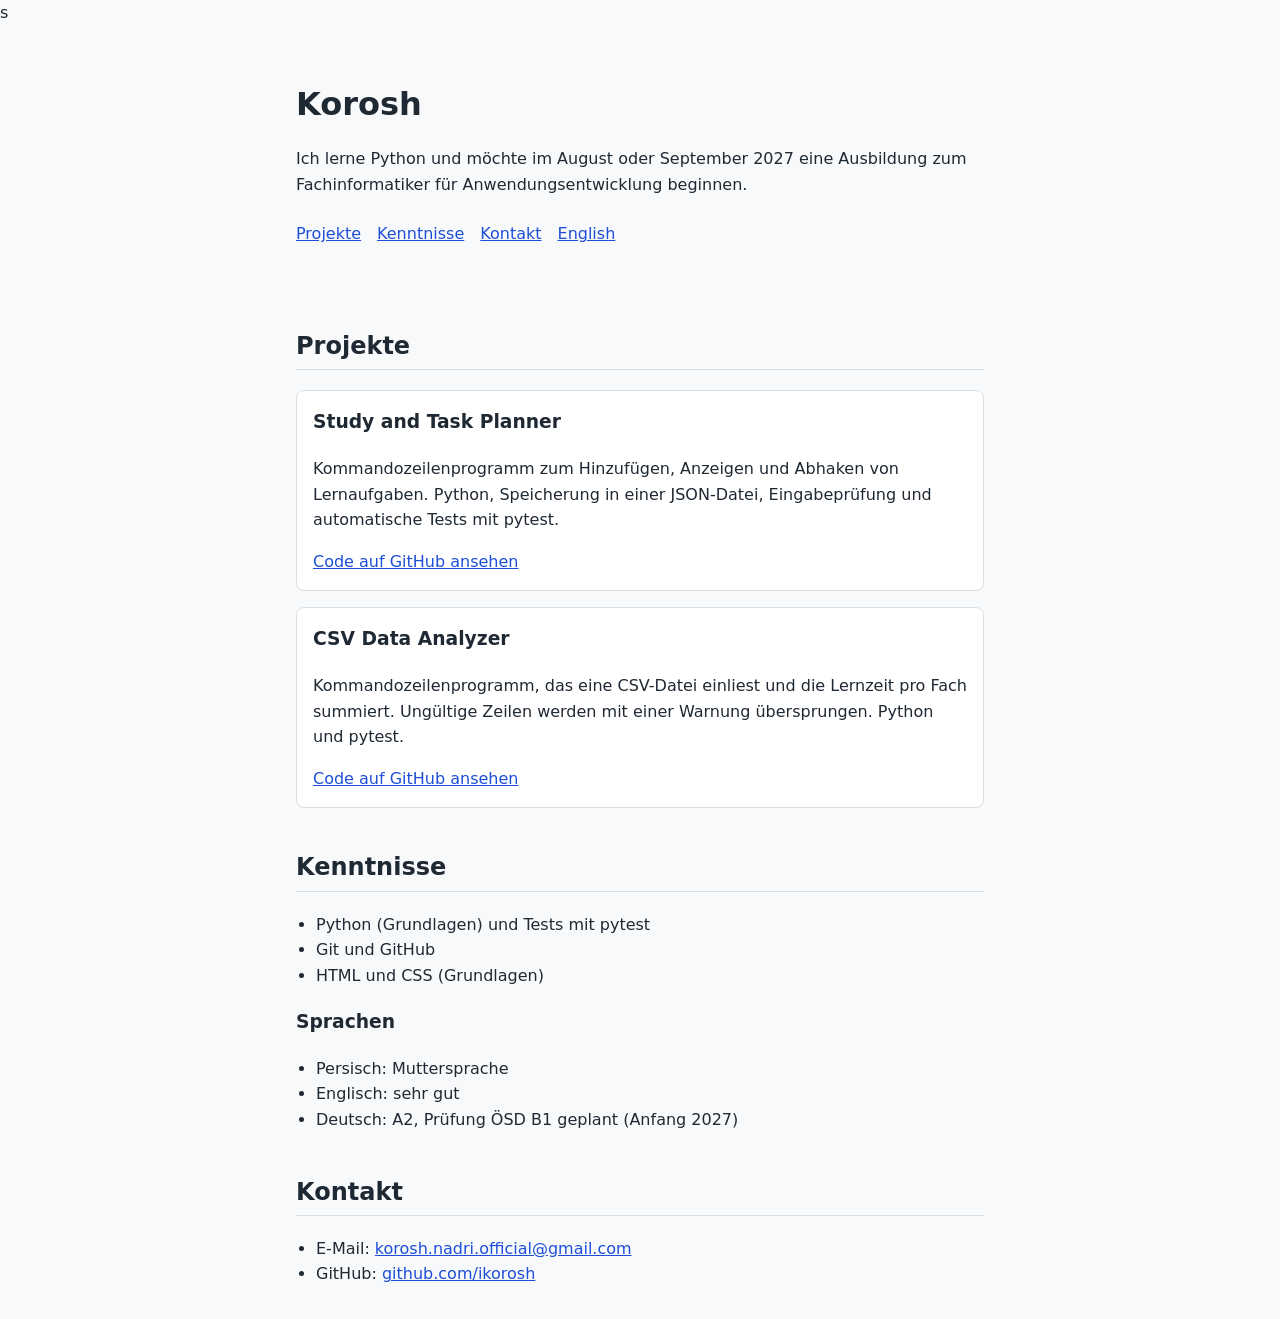
<file: index.html>
s<!DOCTYPE html>
<html lang="de">
<head>
  <meta charset="utf-8">
  <meta name="viewport" content="width=device-width, initial-scale=1">
  <meta name="description" content="Portfolio von Korosh: Python-Projekte auf dem Weg zur Ausbildung als Fachinformatiker für Anwendungsentwicklung.">
  <title>Korosh – Portfolio</title>
<link rel="stylesheet" href="style.css">
</head>
<body>
  <header>
    <h1>Korosh</h1>
    <p>Ich lerne Python und möchte im August oder September 2027 eine Ausbildung zum Fachinformatiker für Anwendungsentwicklung beginnen.</p>
    <nav>
      <a href="#projekte">Projekte</a>
      <a href="#kenntnisse">Kenntnisse</a>
      <a href="#kontakt">Kontakt</a>
      <a href="en.html" lang="en">English</a>
    </nav>
  </header>

  <main>
    <section id="projekte">
      <h2>Projekte</h2>

      <article>
        <h3>Study and Task Planner</h3>
        <p>Kommandozeilenprogramm zum Hinzufügen, Anzeigen und Abhaken von Lernaufgaben. Python, Speicherung in einer JSON-Datei, Eingabeprüfung und automatische Tests mit pytest.</p>
        <a href="https://github.com/ikorosh/study-task-planner">Code auf GitHub ansehen</a>
      </article>

      <article>
        <h3>CSV Data Analyzer</h3>
        <p>Kommandozeilenprogramm, das eine CSV-Datei einliest und die Lernzeit pro Fach summiert. Ungültige Zeilen werden mit einer Warnung übersprungen. Python und pytest.</p>
        <a href="https://github.com/ikorosh/csv-data-analyzer">Code auf GitHub ansehen</a>
      </article>
    </section>

    <section id="kenntnisse">
      <h2>Kenntnisse</h2>
      <ul>
        <li>Python (Grundlagen) und Tests mit pytest</li>
        <li>Git und GitHub</li>
        <li>HTML und CSS (Grundlagen)</li>
      </ul>
      <h3>Sprachen</h3>
      <ul>
        <li>Persisch: Muttersprache</li>
        <li>Englisch: sehr gut</li>
        <li>Deutsch: A2, Prüfung ÖSD B1 geplant (Anfang 2027)</li>
      </ul>
    </section>

    <section id="kontakt">
      <h2>Kontakt</h2>
      <ul>
        <li>E-Mail: <a href="mailto:korosh.nadri.official@gmail.com">korosh.nadri.official@gmail.com</a></li>
        <li>GitHub: <a href="https://github.com/ikorosh">github.com/ikorosh</a></li>
      </ul>
    </section>
  </main>
</body>
</html>
</file>
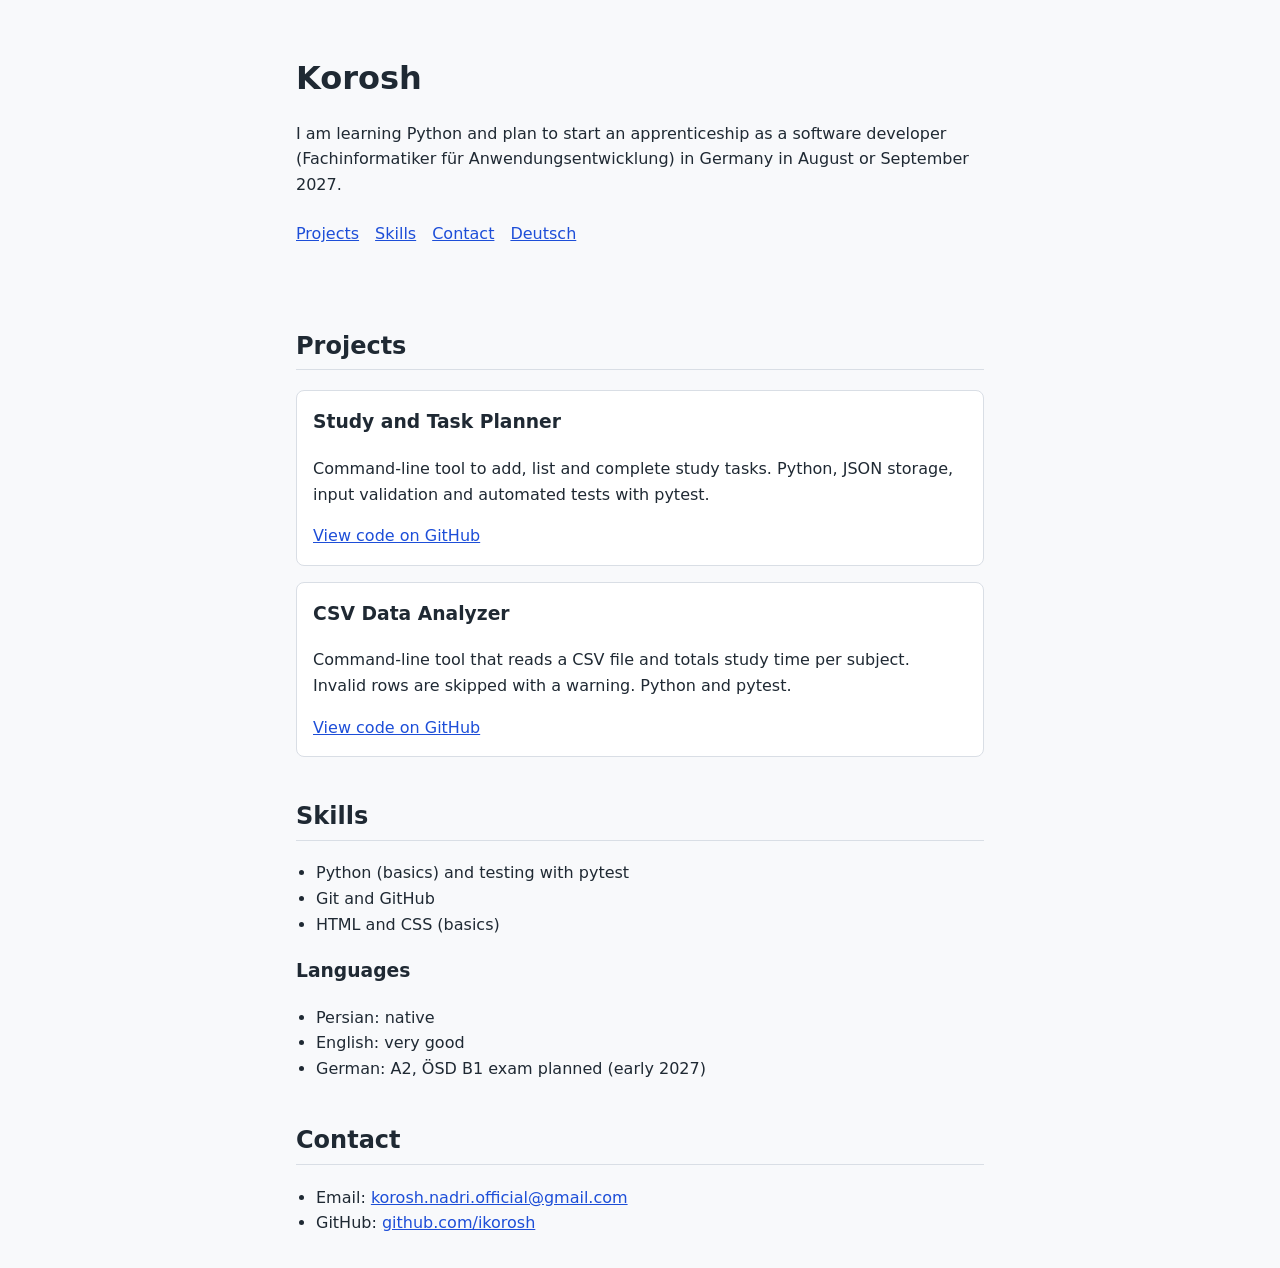
<file: en.html>
<!DOCTYPE html>
<html lang="en">
<head>
  <meta charset="utf-8">
  <meta name="viewport" content="width=device-width, initial-scale=1">
  <meta name="description" content="Portfolio of Korosh: Python projects on the way to an apprenticeship as a software developer (Fachinformatiker für Anwendungsentwicklung).">
  <title>Korosh – Portfolio</title>
  <link rel="stylesheet" href="style.css">
</head>
<body>
  <header>
    <h1>Korosh</h1>
    <p>I am learning Python and plan to start an apprenticeship as a software developer (Fachinformatiker für Anwendungsentwicklung) in Germany in August or September 2027.</p>
    <nav>
      <a href="#projects">Projects</a>
      <a href="#skills">Skills</a>
      <a href="#contact">Contact</a>
      <a href="index.html" lang="de">Deutsch</a>
    </nav>
  </header>

  <main>
    <section id="projects">
      <h2>Projects</h2>

      <article>
        <h3>Study and Task Planner</h3>
        <p>Command-line tool to add, list and complete study tasks. Python, JSON storage, input validation and automated tests with pytest.</p>
        <a href="https://github.com/ikorosh/study-task-planner">View code on GitHub</a>
      </article>

      <article>
        <h3>CSV Data Analyzer</h3>
        <p>Command-line tool that reads a CSV file and totals study time per subject. Invalid rows are skipped with a warning. Python and pytest.</p>
        <a href="https://github.com/ikorosh/csv-data-analyzer">View code on GitHub</a>
      </article>
    </section>

    <section id="skills">
      <h2>Skills</h2>
      <ul>
        <li>Python (basics) and testing with pytest</li>
        <li>Git and GitHub</li>
        <li>HTML and CSS (basics)</li>
      </ul>
      <h3>Languages</h3>
      <ul>
        <li>Persian: native</li>
        <li>English: very good</li>
        <li>German: A2, ÖSD B1 exam planned (early 2027)</li>
      </ul>
    </section>

    <section id="contact">
      <h2>Contact</h2>
      <ul>
        <li>Email: <a href="mailto:korosh.nadri.official@gmail.com">korosh.nadri.official@gmail.com</a></li>
        <li>GitHub: <a href="https://github.com/ikorosh">github.com/ikorosh</a></li>
      </ul>
    </section>
  </main>
</body>
</html>
</file>
<file: style.css>
:root {
  --text: #1f2933;
  --background: #f8f9fb;
  --card: #ffffff;
  --accent: #1d4ed8;
  --border: #d9dee5;
}

* {
  box-sizing: border-box;
}

body {
  margin: 0;
  font-family: system-ui, "Segoe UI", Roboto, Arial, sans-serif;
  line-height: 1.6;
  color: var(--text);
  background: var(--background);
}

header,
main {
  max-width: 45rem;
  margin: 0 auto;
  padding: 1rem;
}

header {
  padding-top: 2rem;
}

h1 {
  margin-bottom: 0.25rem;
  font-size: 2rem;
}

h2 {
  margin-top: 2.5rem;
  padding-bottom: 0.25rem;
  border-bottom: 1px solid var(--border);
}

nav {
  display: flex;
  flex-wrap: wrap;
  gap: 1rem;
  margin-top: 1rem;
}

a {
  color: var(--accent);
}

a:focus-visible {
  outline: 3px solid var(--accent);
  outline-offset: 2px;
}

article {
  margin-bottom: 1rem;
  padding: 1rem;
  background: var(--card);
  border: 1px solid var(--border);
  border-radius: 0.5rem;
}

article h3 {
  margin-top: 0;
}

ul {
  padding-left: 1.25rem;
}

nav a {
  padding: 0.5rem 0;
}
</file>
